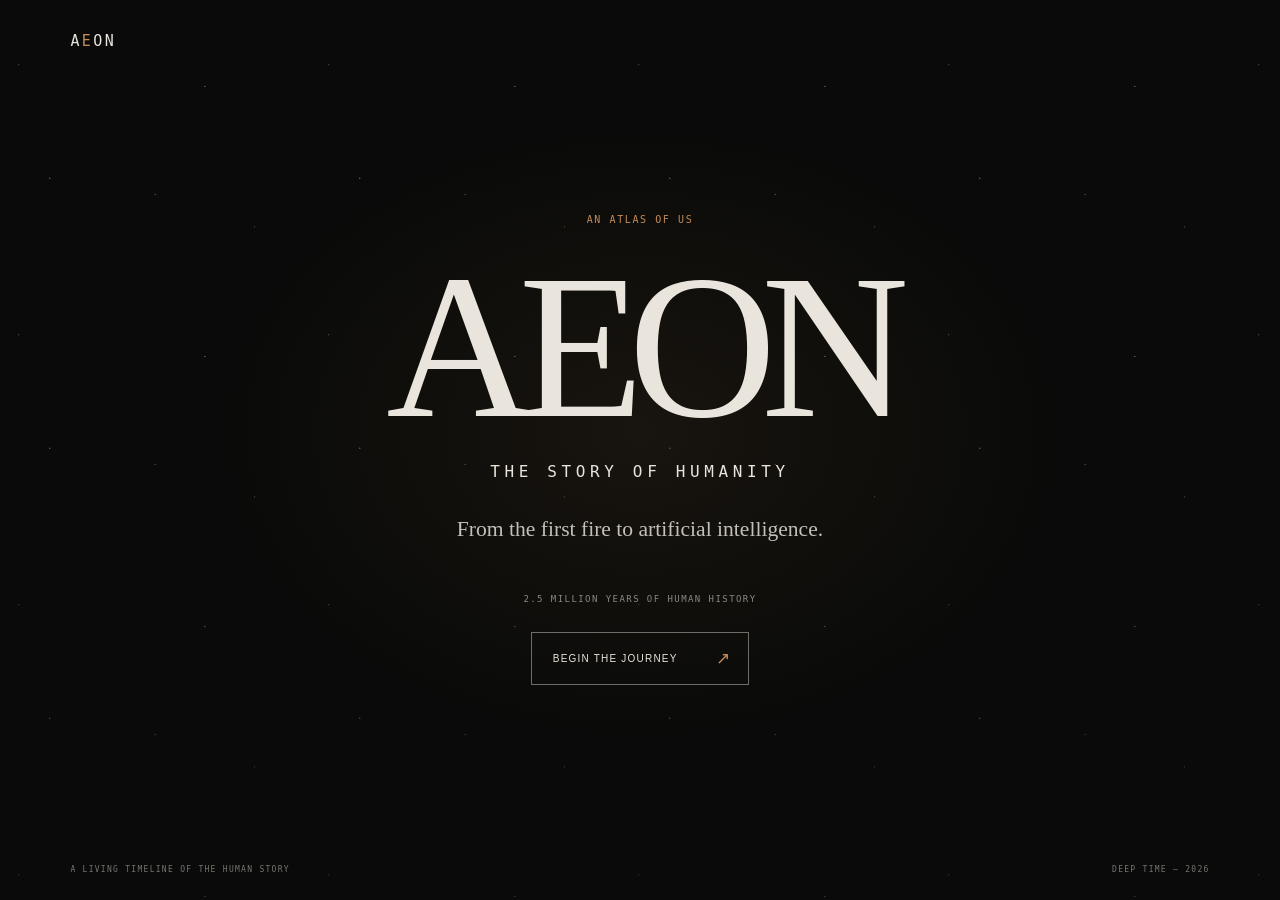
<file: index.html>
<!doctype html>
<html lang="en">
  <head>
    <meta charset="utf-8">
    <meta name="viewport" content="width=device-width, initial-scale=1">
    <meta name="theme-color" content="#090a09">
    <meta name="description" content="A cinematic journey through the story of humanity, from the first fire to artificial intelligence.">
    <meta name="aeon-api-endpoint" content="">
    <title>AEON — The Story of Humanity</title>
    <link rel="icon" href="data:,">
    <link rel="stylesheet" href="css/style.css">
    <link rel="stylesheet" href="css/animation.css">
    <script type="module" src="js/main.js"></script>
  </head>
  <body>
    <main>
      <section class="landing" id="landing" aria-labelledby="hero-title">
        <div class="atmosphere" aria-hidden="true"></div>
        <header class="site-mark"><a href="#landing" aria-label="AEON home">A<span>E</span>ON</a></header>
        <div class="hero-content">
          <p class="eyebrow hero-eyebrow">An atlas of us</p>
          <h1 id="hero-title">AEON</h1>
          <p class="hero-subtitle">THE STORY OF HUMANITY</p>
          <p class="hero-description">From the first fire to artificial intelligence.</p>
          <p class="hero-duration">2.5 MILLION YEARS OF HUMAN HISTORY</p>
          <button class="begin-button" id="begin-journey" type="button">
            <span>Begin the journey</span><span class="button-arrow" aria-hidden="true">↗</span>
          </button>
          <p class="app-error" id="app-error" role="alert" hidden></p>
        </div>
        <p class="hero-footnote">A living timeline of the human story</p>
        <span class="hero-index" aria-hidden="true">DEEP TIME — 2026</span>
      </section>

      <section class="timeline-view" id="timeline-view" aria-labelledby="timeline-heading" hidden>
        <header class="timeline-header">
          <a class="timeline-wordmark" href="#landing" aria-label="Return to AEON landing" tabindex="-1">AEON</a>
          <p class="timeline-kicker">The human story, in moments</p>
          <button class="back-button" id="return-home" type="button">Return to beginning <span aria-hidden="true">↗</span></button>
        </header>
        <div id="timeline-exploration">
          <div class="timeline-intro">
            <p class="eyebrow">A journey through time</p>
            <h2 id="timeline-heading" tabindex="-1">One thing led<br>to another.</h2>
            <p class="timeline-help">Select a moment to enter its story.</p>
            <button class="ask-aeon-entry" id="open-explorer" type="button">Ask AEON <span aria-hidden="true">↗</span></button>
          </div>
          <nav class="era-navigation" id="era-navigation" aria-label="Navigate historical eras"></nav>
          <p class="timeline-status" id="timeline-status" aria-live="polite">Loading historical moments…</p>
          <div class="timeline-shell" id="timeline-shell">
            <div class="timeline-track" id="timeline-track" role="group" aria-label="Human history timeline"></div>
          </div>
        </div>
        <section class="historical-explorer" id="historical-explorer" aria-labelledby="explorer-heading" hidden>
          <header class="explorer-header">
            <div>
              <p class="eyebrow">A question across time</p>
              <h2 id="explorer-heading" tabindex="-1">Ask AEON</h2>
              <p class="explorer-intro">Explore the history recorded in AEON’s milestones and connections.</p>
            </div>
            <button class="explorer-return" id="explorer-return" type="button">Return to timeline <span aria-hidden="true">↗</span></button>
          </header>
          <form class="explorer-form" id="explorer-form" aria-describedby="explorer-privacy-note">
            <label for="explorer-question">Your historical question</label>
            <p class="explorer-privacy-note" id="explorer-privacy-note">For some connection questions, an optional AI explanation sends your question and selected public AEON evidence to AEON's server and OpenAI. Provider data handling follows its terms.</p>
            <div class="explorer-input-row">
              <input id="explorer-question" name="question" type="search" maxlength="240" autocomplete="off" placeholder="Ask about an event, era, or connection…" required>
              <button class="explorer-submit" type="submit">Explore <span aria-hidden="true">↗</span></button>
            </div>
          </form>
          <div class="explorer-examples" aria-label="Example questions">
            <span>Begin with</span>
            <button type="button" data-explorer-example="What caused the Western Roman Empire?">What caused Rome’s western empire to end?</button>
            <button type="button" data-explorer-example="What came after the printing press?">What came after the printing press?</button>
            <button type="button" data-explorer-example="How did the internet lead to the World Wide Web?">Trace the Internet to the Web</button>
          </div>
          <p class="explorer-status" id="explorer-status" role="status" aria-live="polite"></p>
          <article class="explorer-result" id="explorer-result" aria-labelledby="explorer-result-heading" aria-live="polite" hidden>
            <p class="eyebrow" id="explorer-result-type"></p>
            <h3 id="explorer-result-heading"></h3>
            <p class="explorer-short-answer" id="explorer-short-answer"></p>
            <div class="explorer-statements" id="explorer-statements" hidden></div>
            <ol class="explorer-path" id="explorer-path" aria-label="Relationship path" hidden></ol>
            <div class="explorer-evidence" id="explorer-evidence"></div>
            <div class="explorer-actions">
              <button class="explorer-graph-action" id="explorer-open-graph" type="button" hidden>Explore connection in graph <span aria-hidden="true">↗</span></button>
              <p class="explorer-scope" id="explorer-scope"></p>
            </div>
          </article>
        </section>
        <section class="history-graph" id="history-graph-view" aria-labelledby="history-graph-heading" hidden>
          <header class="graph-header">
            <div>
              <p class="eyebrow">A history of connections</p>
              <h2 id="history-graph-heading" tabindex="-1">Explore the network</h2>
              <p class="graph-root-caption">Centered on <strong id="graph-root-label"></strong></p>
            </div>
            <button class="graph-return" id="graph-return-timeline" type="button">Return to timeline <span aria-hidden="true">↗</span></button>
          </header>
          <div class="graph-controls" aria-label="History graph controls">
            <fieldset class="graph-filters">
              <legend>Show relationships</legend>
              <label><input type="checkbox" data-relationship-filter value="CAUSES" checked> Causes</label>
              <label><input type="checkbox" data-relationship-filter value="RELATED_TO" checked> Related</label>
            </fieldset>
            <label class="graph-depth-control" for="graph-depth">Neighborhood
              <select id="graph-depth">
                <option value="1">Nearby</option>
                <option value="2">Expanded</option>
                <option value="3">Wider context</option>
              </select>
            </label>
            <div class="graph-zoom-controls" role="group" aria-label="Graph zoom">
              <button id="graph-zoom-in" type="button" aria-label="Zoom in">+</button>
              <button id="graph-zoom-out" type="button" aria-label="Zoom out">−</button>
              <button id="graph-zoom-reset" type="button" aria-label="Reset graph view">Reset</button>
            </div>
          </div>
          <p class="graph-status" id="graph-status" aria-live="polite"></p>
          <div class="graph-error" id="graph-error" role="alert" hidden>
            <p data-graph-error-message></p>
            <button id="graph-retry" type="button">Retry connections</button>
            <p>You can return to the timeline while connections are unavailable.</p>
          </div>
          <div class="graph-stage" id="graph-svg-stage">
            <div class="graph-svg-wrap" id="graph-svg-wrap">
              <div class="graph-zones" aria-hidden="true">
                <span class="graph-zone graph-zone--precursors">Causal precursors</span>
                <span class="graph-zone graph-zone--outcomes">Causal outcomes</span>
                <span class="graph-zone graph-zone--context">Contextual links</span>
              </div>
              <svg id="history-graph-svg" role="group" aria-labelledby="history-graph-heading" aria-describedby="graph-instructions">
                <desc id="graph-instructions">Select a node to view its event details. Use arrow keys to move between nearby nodes. Use the controls to expand a branch, change the root, or adjust the view.</desc>
                <defs>
                  <marker id="graph-cause-arrow" viewBox="0 0 10 10" refX="8" refY="5" markerWidth="9" markerHeight="9" orient="auto-start-reverse">
                    <path d="M 0 0 L 10 5 L 0 10 z"></path>
                  </marker>
                </defs>
                <g id="graph-world">
                  <g id="graph-edges"></g>
                  <g id="graph-nodes"></g>
                </g>
              </svg>
            </div>
            <div class="graph-mobile-list" id="graph-mobile-list" aria-label="Connected events"></div>
            <div class="graph-node-actions" id="graph-node-actions" hidden>
              <button id="graph-expand" type="button" aria-expanded="false">Expand connections</button>
              <button id="graph-set-root" type="button">Make this the center</button>
            </div>
          </div>
          <p class="graph-edge-info" id="graph-edge-info" aria-live="polite" hidden></p>
          <p class="graph-legend"><span class="legend-causes">CAUSES →</span> Contributes to <span class="legend-related">RELATED TO ···</span> Contextual connection</p>
          <p class="sr-only" id="graph-announcement" aria-live="polite"></p>
        </section>
        <aside class="event-detail" id="event-detail" aria-labelledby="detail-title" aria-live="polite" hidden>
          <div class="detail-heading">
            <div class="detail-meta"><span id="detail-year"></span><span class="detail-rule"></span><span id="detail-era"></span></div>
            <button class="detail-close" id="detail-close" type="button" aria-label="Close event details">Close <span aria-hidden="true">×</span></button>
          </div>
          <h3 id="detail-title"></h3>
          <p class="detail-description" id="detail-description"></p>
          <p class="detail-importance"><span>Historical significance</span><strong id="detail-importance"></strong></p>
          <button class="explore-connections" id="open-history-graph" type="button" hidden>Explore connections <span aria-hidden="true">↗</span></button>
          <div class="relationship-section" id="relationship-section" hidden>
            <h4>In relation</h4>
            <ul id="relationship-list"></ul>
          </div>
        </aside>
        <footer class="timeline-footer"><span>AEON — THE STORY OF HUMANITY</span><span>FROM DEEP TIME TO 2026</span></footer>
      </section>
    </main>
  </body>
</html>
</file>
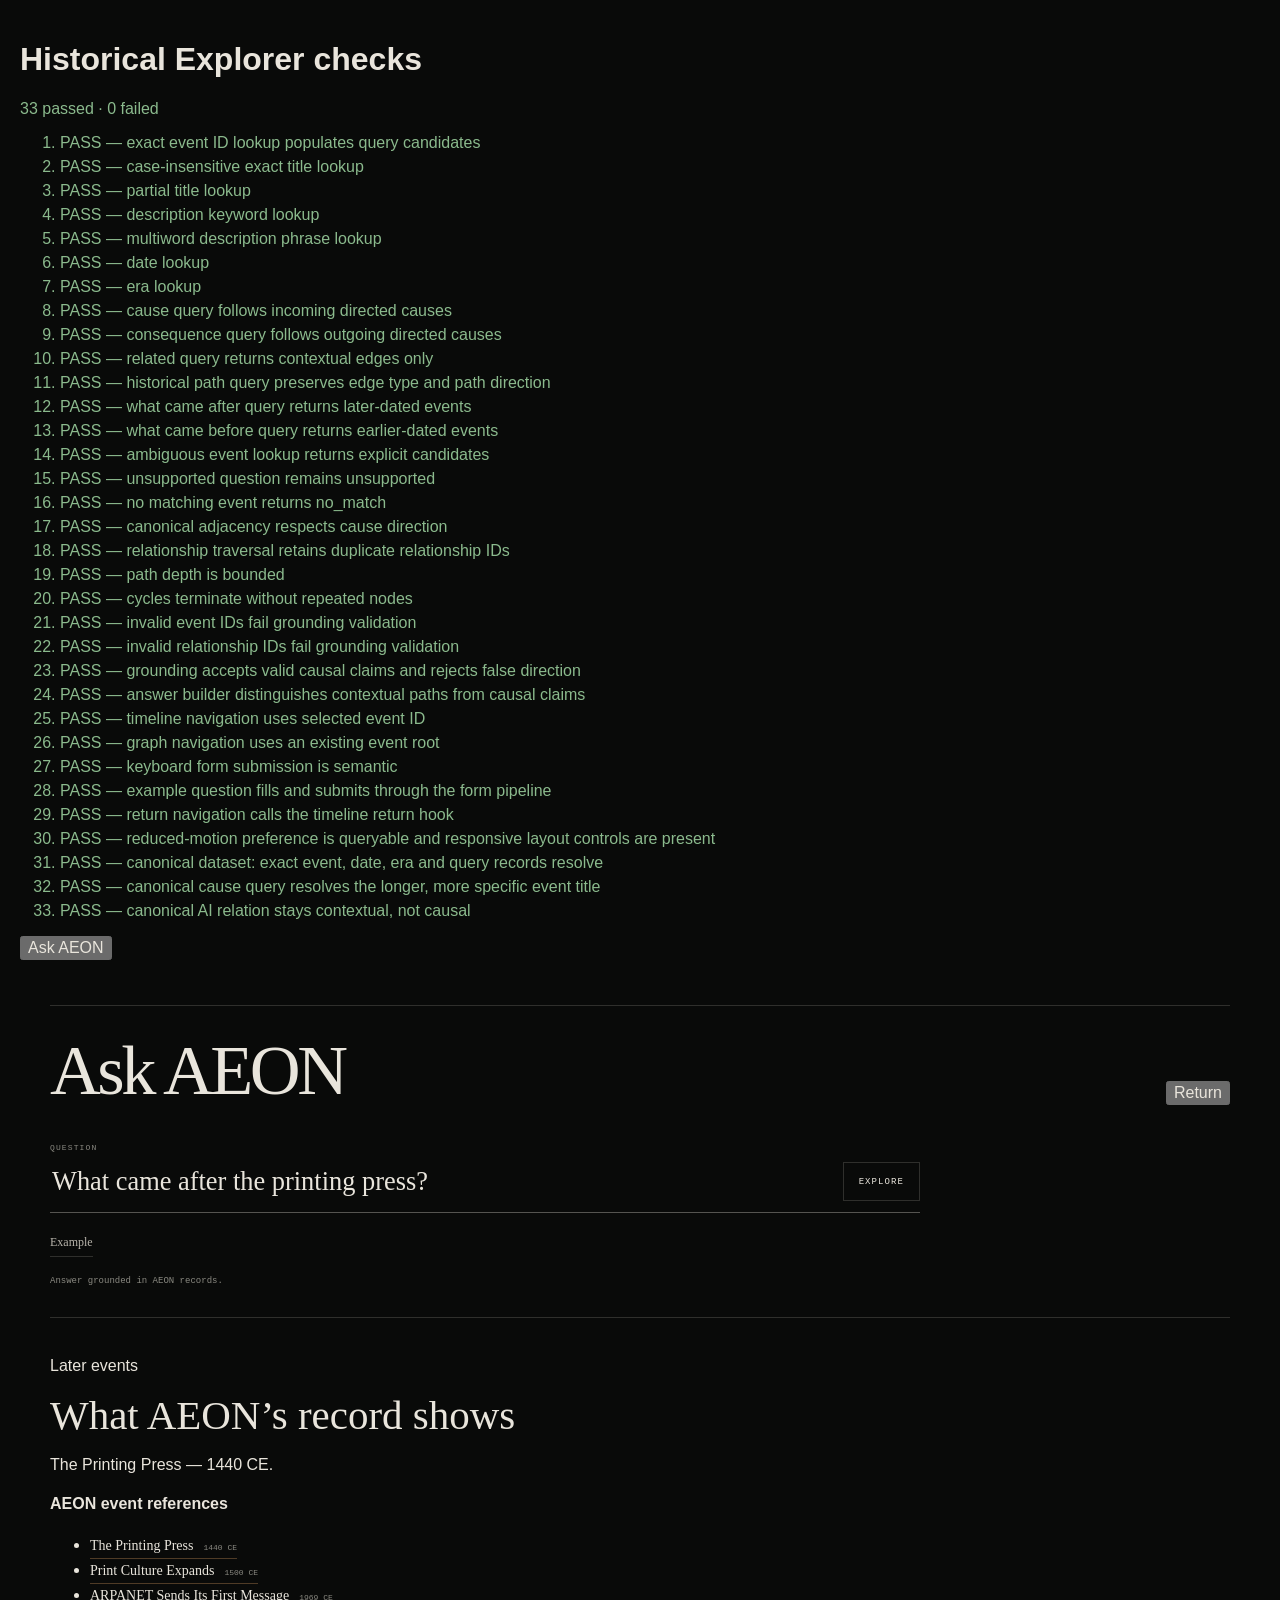
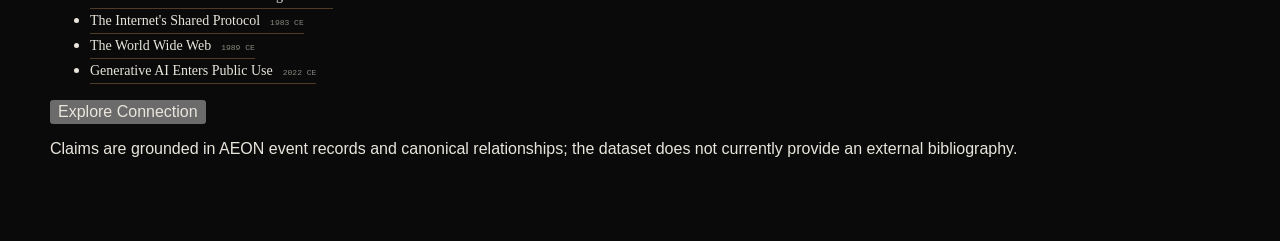
<file: tests/historical-explorer.html>
<!doctype html>
<html lang="en">
  <head>
    <meta charset="utf-8">
    <meta name="viewport" content="width=device-width, initial-scale=1">
    <title>AEON Historical Explorer tests</title>
    <link rel="stylesheet" href="../css/style.css">
    <link rel="stylesheet" href="../css/animation.css">
    <style>
      body { padding: 20px; }
      #test-results { display: grid; gap: 6px; }
      [data-status="pass"] { color: #8bba8d; }
      [data-status="fail"] { color: #e58a70; }
      #history-graph-heading, #explorer-heading { margin: 0; }
    </style>
  </head>
  <body>
    <main>
      <h1>Historical Explorer checks</h1>
      <p id="test-summary" role="status">Running…</p>
      <ol id="test-results"></ol>
      <button id="open-explorer" type="button">Ask AEON</button>
      <section class="historical-explorer" id="historical-explorer" aria-labelledby="explorer-heading" hidden>
        <header class="explorer-header"><div><h2 id="explorer-heading" tabindex="-1">Ask AEON</h2></div><button id="explorer-return" type="button">Return</button></header>
        <form class="explorer-form" id="explorer-form"><label for="explorer-question">Question</label><div class="explorer-input-row"><input id="explorer-question" name="question" required><button class="explorer-submit" type="submit">Explore</button></div></form>
        <div class="explorer-examples"><button type="button" data-explorer-example="What came after the printing press?">Example</button></div>
        <p class="explorer-status" id="explorer-status" role="status" aria-live="polite"></p>
        <article class="explorer-result" id="explorer-result" hidden><p id="explorer-result-type"></p><h3 id="explorer-result-heading"></h3><p id="explorer-short-answer"></p><div class="explorer-statements" id="explorer-statements" hidden></div><ol id="explorer-path" hidden></ol><div id="explorer-evidence"></div><div><button id="explorer-open-graph" type="button" hidden>Explore Connection</button><p id="explorer-scope"></p></div></article>
      </section>
      <div id="timeline-return-target" hidden></div>
    </main>
    <script type="module" src="./historical-explorer.test.js"></script>
  </body>
</html>
</file>
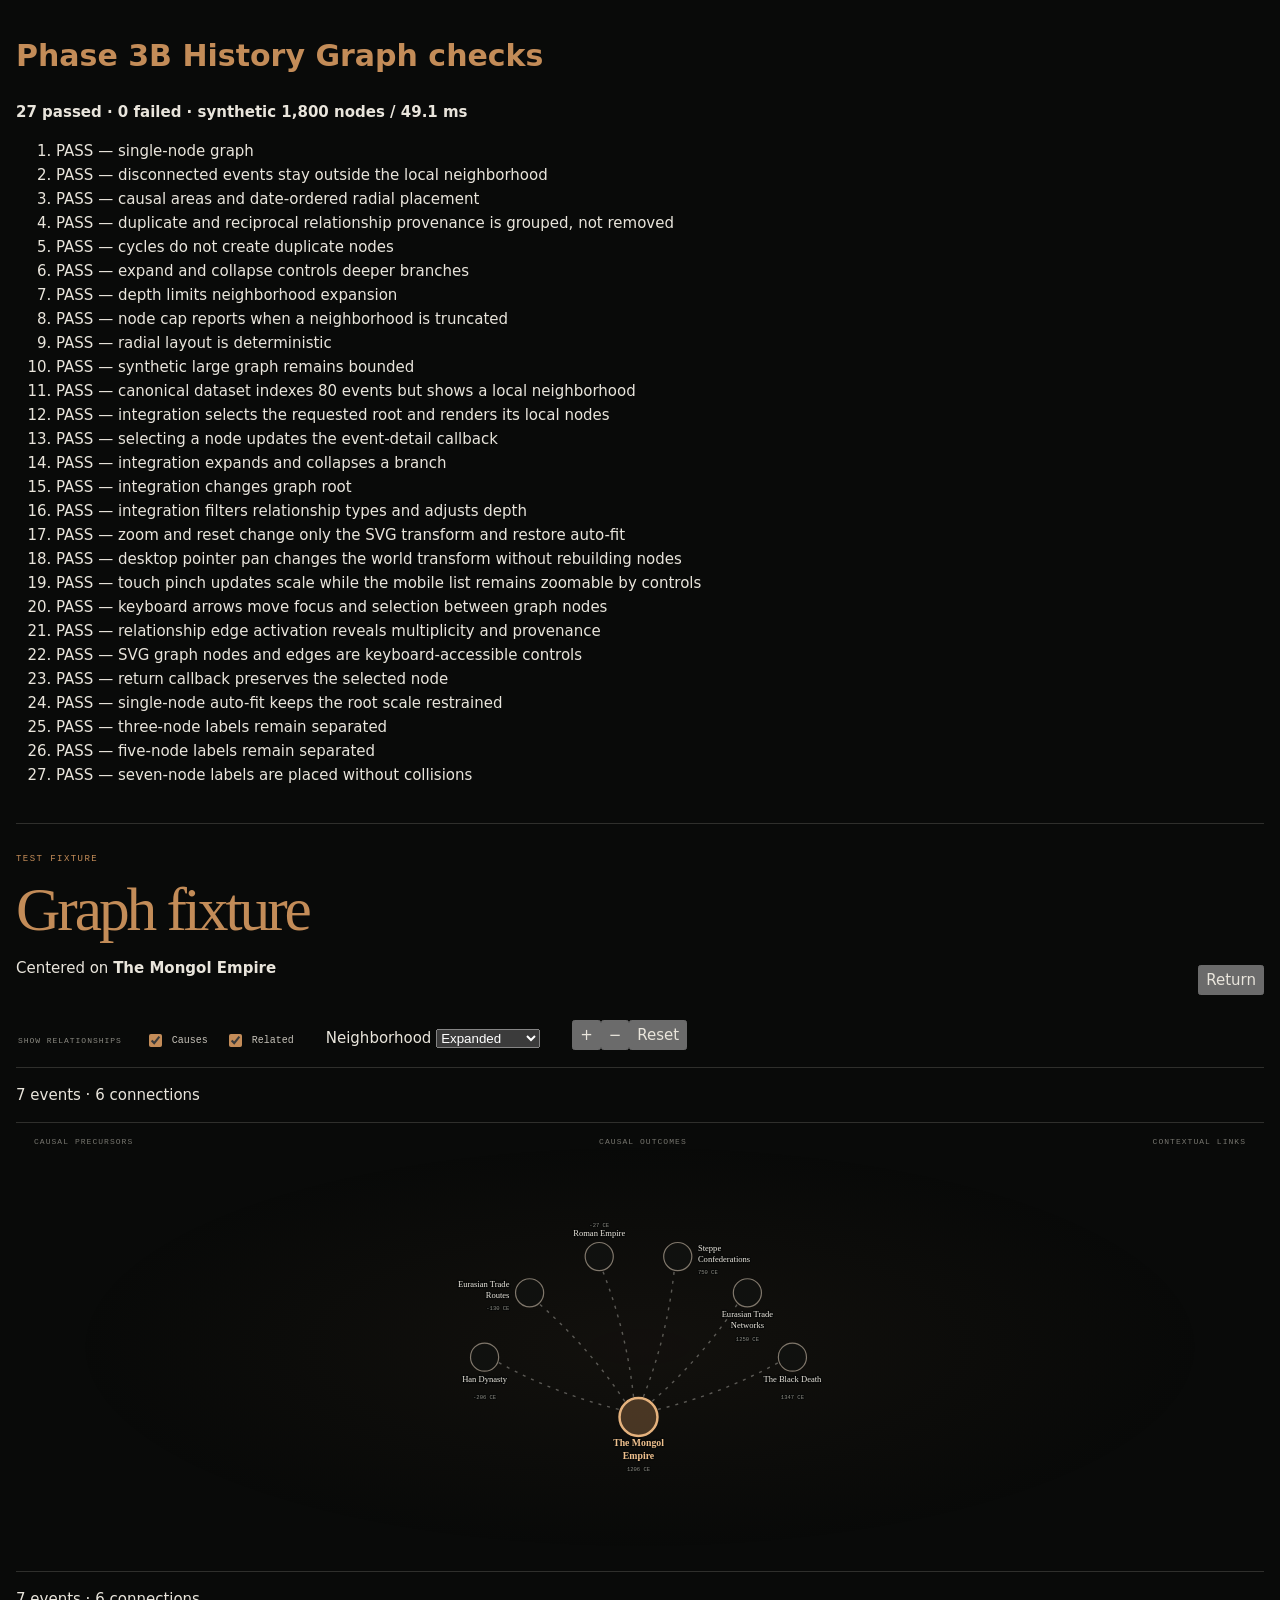
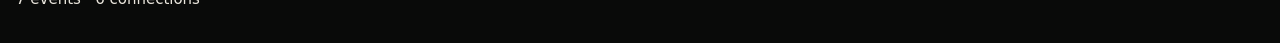
<file: tests/history-graph.html>
<!doctype html>
<html lang="en">
  <head>
    <meta charset="utf-8">
    <meta name="viewport" content="width=device-width, initial-scale=1">
    <title>AEON history graph checks</title>
    <link rel="icon" href="data:,">
    <link rel="stylesheet" href="../css/style.css">
    <link rel="stylesheet" href="../css/animation.css">
    <style>
      body { max-width: 80rem; margin: 2rem auto; padding: 0 1rem; background: #090a09; color: #e9e5dc; font: 15px/1.6 system-ui, sans-serif; }
      h1, h2 { color: #c38c58; }
      #test-summary { font-weight: 700; }
      #test-results [data-status="fail"] { color: #ff9b82; }
      #history-graph-view { display: block; }
      #graph-svg-stage { min-height: 400px; height: 50vh; }
    </style>
    <script type="module" src="./history-graph.test.js"></script>
  </head>
  <body>
    <h1>Phase 3B History Graph checks</h1>
    <p id="test-summary" aria-live="polite">Running tests…</p>
    <ol id="test-results"></ol>
    <section class="history-graph" id="history-graph-view" aria-labelledby="history-graph-heading">
      <header class="graph-header">
        <div><p class="eyebrow">Test fixture</p><h2 id="history-graph-heading" tabindex="-1">Graph fixture</h2><p>Centered on <strong id="graph-root-label"></strong></p></div>
        <button id="graph-return-timeline" type="button">Return</button>
      </header>
      <div class="graph-controls">
        <fieldset class="graph-filters">
          <legend>Show relationships</legend>
          <label><input type="checkbox" data-relationship-filter value="CAUSES" checked> Causes</label>
          <label><input type="checkbox" data-relationship-filter value="RELATED_TO" checked> Related</label>
        </fieldset>
        <label for="graph-depth">Neighborhood
          <select id="graph-depth"><option value="1">Nearby</option><option value="2">Expanded</option><option value="3">Wider context</option></select>
        </label>
        <div><button id="graph-zoom-in" type="button">+</button><button id="graph-zoom-out" type="button">−</button><button id="graph-zoom-reset" type="button">Reset</button></div>
      </div>
      <p id="graph-status" aria-live="polite"></p>
      <div class="graph-error" id="graph-error" role="alert" hidden><p data-graph-error-message></p><button id="graph-retry" type="button">Retry</button></div>
      <div class="graph-stage" id="graph-svg-stage">
        <div class="graph-svg-wrap"><div class="graph-zones"><span>Causal precursors</span><span>Causal outcomes</span><span>Contextual links</span></div>
          <svg id="history-graph-svg" role="group" aria-labelledby="history-graph-heading" aria-describedby="graph-instructions">
            <title>Test graph</title><desc id="graph-instructions">Test graph interactions.</desc>
            <defs><marker id="graph-cause-arrow"><path d="M 0 0 L 10 5 L 0 10 z"></path></marker></defs>
            <g id="graph-world"><g id="graph-edges"></g><g id="graph-nodes"></g></g>
          </svg>
        </div>
        <div class="graph-mobile-list" id="graph-mobile-list"></div>
        <div class="graph-node-actions" id="graph-node-actions" hidden><button id="graph-expand" type="button" aria-expanded="false">Expand</button><button id="graph-set-root" type="button">Make root</button></div>
      </div>
      <p id="graph-edge-info" aria-live="polite" hidden></p><p id="graph-announcement" aria-live="polite"></p>
    </section>
  </body>
</html>
</file>
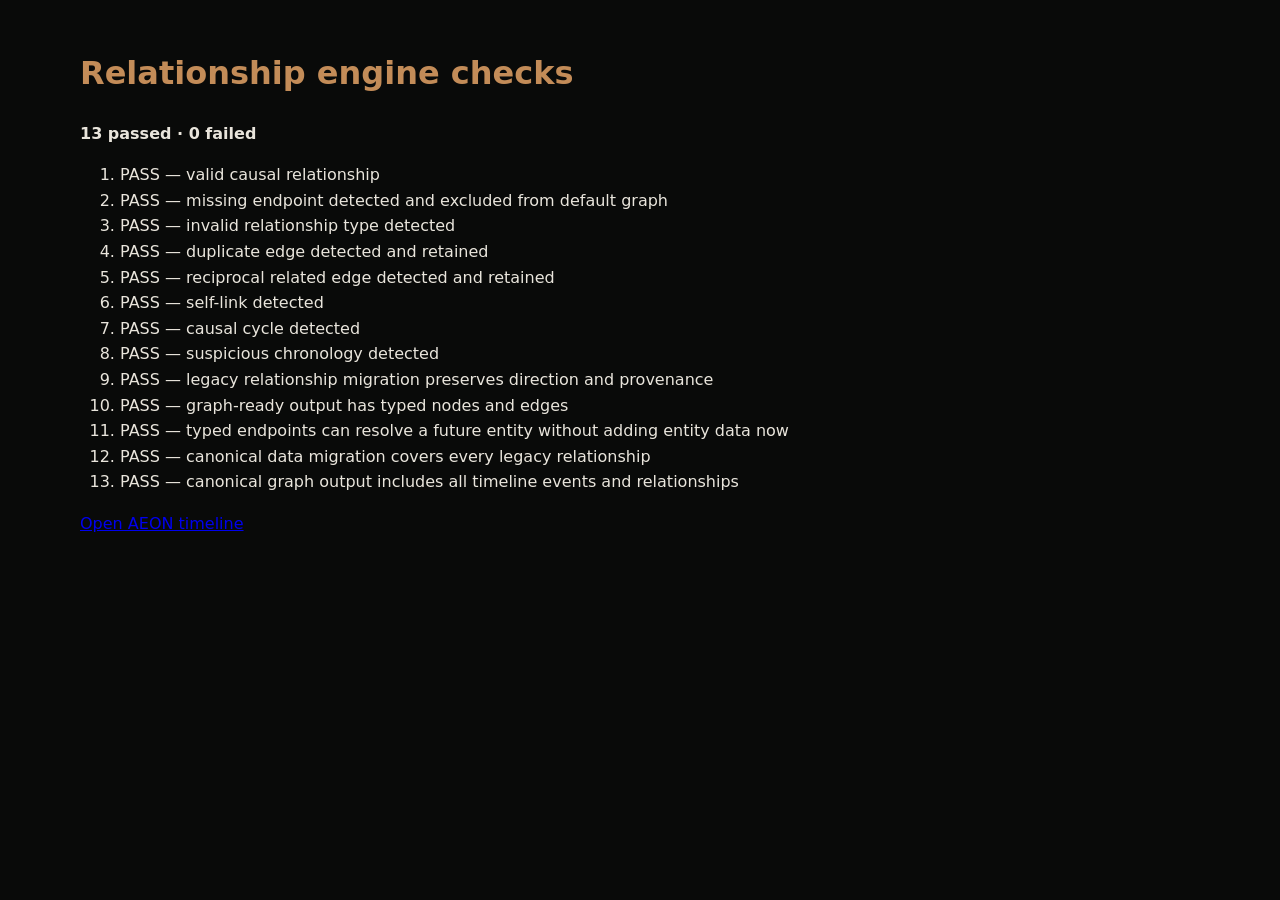
<file: tests/relationship-engine.html>
<!doctype html>
<html lang="en">
  <head>
    <meta charset="utf-8">
    <meta name="viewport" content="width=device-width, initial-scale=1">
    <title>AEON relationship engine checks</title>
    <style>
      body { max-width: 70rem; margin: 3rem auto; padding: 0 1.5rem; background: #090a09; color: #e9e5dc; font: 16px/1.6 system-ui, sans-serif; }
      h1 { color: #c38c58; }
      li[data-status="fail"] { color: #ff9b82; }
      #summary { font-weight: 700; }
    </style>
    <script type="module" src="./relationship-engine.test.js"></script>
  </head>
  <body>
    <h1>Relationship engine checks</h1>
    <p id="summary" aria-live="polite">Running…</p>
    <ol id="results"></ol>
    <p><a href="../index.html">Open AEON timeline</a></p>
  </body>
</html>
</file>
<file: css/style.css>
:root {
  color-scheme: dark;
  --ink: #090a09;
  --paper: #e9e5dc;
  --muted: #8a8981;
  --faint: #77766f;
  --ember: #c38c58;
  --line: rgba(233, 229, 220, .17);
  --serif: 'Playfair Display', Georgia, serif;
  --sans: 'DM Sans', Arial, sans-serif;
  --mono: 'DM Mono', Consolas, monospace;
}

* { box-sizing: border-box; }
html { scroll-behavior: smooth; background: var(--ink); }
body { margin: 0; background: var(--ink); color: var(--paper); font-family: var(--sans); -webkit-font-smoothing: antialiased; }
button, a { color: inherit; font: inherit; }
button { cursor: pointer; }
button:disabled { cursor: not-allowed; opacity: .65; }
button:focus-visible, a:focus-visible { outline: 1px solid var(--ember); outline-offset: 6px; }
[hidden] { display: none !important; }

.landing { position: relative; display: grid; min-height: 100svh; grid-template-rows: auto 1fr auto; overflow: hidden; padding: 32px 5.5vw 26px; isolation: isolate; }
.landing::before { position: absolute; z-index: -1; inset: 0; content: ''; background: radial-gradient(ellipse at 50% 48%, rgba(104, 72, 44, .16), transparent 48%), linear-gradient(180deg, rgba(9, 10, 9, .12), transparent 35%, rgba(9, 10, 9, .44)); }
.atmosphere { position: absolute; z-index: -2; inset: -15%; opacity: .38; background-image: radial-gradient(1px 1px at 12% 22%, #d5b28d 40%, transparent), radial-gradient(1px 1px at 78% 16%, #e9e5dc 40%, transparent), radial-gradient(1px 1px at 68% 74%, #c38c58 40%, transparent), radial-gradient(1px 1px at 28% 82%, #e9e5dc 40%, transparent), radial-gradient(1px 1px at 44% 34%, #c38c58 40%, transparent); background-size: 310px 270px; animation: atmosphere-drift 45s linear infinite; }
.site-mark { z-index: 1; }
.site-mark a, .timeline-wordmark { text-decoration: none; font: 500 15px var(--mono); letter-spacing: .16em; }
.site-mark a span { color: var(--ember); }
.hero-content { align-self: center; justify-self: center; width: min(100%, 860px); text-align: center; padding: 5rem 0 6rem; }
.eyebrow, .hero-duration, .hero-footnote, .hero-index, .timeline-kicker, .detail-meta, .timeline-footer { font-family: var(--mono); text-transform: uppercase; letter-spacing: .16em; }
.hero-eyebrow { margin: 0 0 2.1rem; color: var(--ember); font-size: 10px; }
.hero-content h1 { margin: 0; font: 400 clamp(5.5rem, 16vw, 13.5rem)/.86 var(--serif); letter-spacing: -.075em; }
.hero-subtitle { margin: 1.65rem 0 0; font: 400 clamp(.75rem, 1.35vw, 1rem) var(--mono); letter-spacing: .29em; }
.hero-description { margin: 2.25rem 0 0; color: #c3c0b8; font: 400 clamp(1rem, 2vw, 1.35rem) var(--serif); }
.hero-duration { margin: 3.25rem 0 1.75rem; color: var(--muted); font-size: 9px; }
.begin-button { display: inline-flex; align-items: center; gap: 2.4rem; border: 1px solid rgba(233, 229, 220, .44); background: transparent; padding: 15px 17px 15px 21px; color: var(--paper); font-size: 10px; letter-spacing: .12em; text-transform: uppercase; transition: border-color .25s ease, background .25s ease, transform .25s ease; }
.begin-button:hover { transform: translateY(-2px); border-color: var(--ember); background: rgba(195, 140, 88, .08); }
.button-arrow { color: var(--ember); font-size: 17px; }
.hero-footnote, .hero-index { margin: 0; color: var(--faint); font-size: 8px; }
.hero-index { position: absolute; right: 5.5vw; bottom: 26px; }

.timeline-view { min-height: 100svh; padding: 30px 5.5vw 24px; animation: view-arrive .8s cubic-bezier(.2,.7,.2,1) both; }
.timeline-header { display: flex; align-items: center; justify-content: space-between; gap: 1rem; border-bottom: 1px solid var(--line); padding-bottom: 21px; }
.timeline-wordmark { letter-spacing: .17em; }
.timeline-kicker { margin: 0; color: var(--muted); font-size: 8px; }
.back-button { border: 0; background: transparent; color: #bbb8b0; font-size: 10px; letter-spacing: .06em; }
.back-button span { margin-left: 8px; color: var(--ember); }
.timeline-intro { display: grid; grid-template-columns: 1fr 1fr; align-items: end; max-width: 1200px; margin: 7vh auto 5vh; }
.timeline-intro .eyebrow { grid-column: 1 / -1; margin: 0 0 1rem; color: var(--ember); font-size: 9px; }
.timeline-intro h2 { margin: 0; font: 400 clamp(3rem, 6vw, 6rem)/.98 var(--serif); letter-spacing: -.055em; }
.timeline-help { justify-self: end; margin: 0 0 8px; color: var(--muted); font: 400 14px var(--serif); }
.era-navigation { display: flex; gap: 0; overflow-x: auto; border-top: 1px solid var(--line); border-bottom: 1px solid var(--line); scrollbar-width: thin; scrollbar-color: #51463b transparent; }
.era-button { position: relative; display: grid; flex: 1 0 150px; gap: 8px; min-height: 86px; padding: 15px 17px 13px 0; border: 0; background: transparent; text-align: left; }
.era-button + .era-button { padding-left: 17px; border-left: 1px solid rgba(233, 229, 220, .09); }
.era-name { color: #c8c5bd; font: 400 14px var(--serif); transition: color .2s ease; }
.era-range { color: var(--faint); font: 8px var(--mono); white-space: nowrap; }
.era-count { position: absolute; top: 15px; right: 14px; color: var(--faint); font: 8px var(--mono); }
.era-button:hover .era-name, .era-button[aria-pressed="true"] .era-name { color: var(--ember); }
.era-button[aria-pressed="true"]::after { position: absolute; right: 14px; bottom: -1px; left: 0; height: 2px; background: var(--ember); content: ''; }
.era-button + .era-button[aria-pressed="true"]::after { left: 17px; }
.timeline-status { margin: 16px 0 0; color: var(--muted); font: 9px var(--mono); letter-spacing: .09em; }
.timeline-shell { overflow-x: auto; padding: 26px 24px 30px; scroll-padding-inline-start: 24px; scrollbar-color: #51463b transparent; scrollbar-width: thin; }
.timeline-track { position: relative; display: grid; grid-auto-columns: minmax(124px, 1fr); grid-auto-flow: column; min-width: max(100%, 1900px); padding: 0 0 0; }
.timeline-track::before { position: absolute; top: 11px; right: 0; left: 0; height: 1px; content: ''; background: linear-gradient(90deg, rgba(195,140,88,.7), var(--line) 80%); }
.timeline-moment { position: relative; min-height: 114px; padding: 30px 12px 0 0; border: 0; background: none; text-align: left; }
.timeline-moment::before { position: absolute; top: 5px; left: 0; width: 12px; height: 12px; border: 1px solid #77756d; border-radius: 50%; background: var(--ink); content: ''; transition: background .2s ease, border-color .2s ease, transform .2s ease; }
.timeline-moment:hover::before, .timeline-moment[aria-pressed="true"]::before { transform: scale(1.18); border-color: var(--ember); background: var(--ember); }
.moment-year { display: block; margin-bottom: 9px; color: var(--muted); font: 9px var(--mono); }
.moment-title { display: block; max-width: 115px; color: #dedbd3; font: 400 14px/1.35 var(--serif); }
.timeline-moment[aria-pressed="true"] .moment-title { color: var(--ember); }
.event-detail { display: grid; grid-template-columns: minmax(160px, .8fr) 1.2fr 1.5fr; align-items: start; gap: 2rem; max-width: 1200px; margin: 4vh auto 0; border-top: 1px solid var(--line); padding: 25px 0 5vh; }
.event-detail.is-open { animation: detail-arrive .35s ease both; }
.detail-heading { display: flex; grid-column: 1 / -1; align-items: center; justify-content: space-between; }
.detail-meta { display: flex; align-items: center; gap: 12px; color: var(--ember); font-size: 8px; line-height: 1.5; }
.detail-rule { width: 23px; height: 1px; background: var(--line); }
.detail-close { border: 0; background: transparent; color: var(--muted); font: 9px var(--mono); letter-spacing: .08em; text-transform: uppercase; }
.detail-close span { margin-left: 6px; color: var(--ember); font-size: 16px; vertical-align: -1px; }
.event-detail h3 { margin: -5px 0 0; font: 400 clamp(1.6rem, 3vw, 2.6rem)/1.15 var(--serif); }
.detail-description { max-width: 440px; margin: 1px 0 0; color: #aaa79f; font: 400 14px/1.7 var(--serif); }
.detail-importance { grid-column: 2 / -1; margin: -1rem 0 0; color: var(--muted); font: 9px var(--mono); letter-spacing: .08em; text-transform: uppercase; }
.detail-importance strong { margin-left: 12px; color: var(--paper); font-weight: 400; }
.relationship-section { grid-column: 2 / -1; margin-top: -.5rem; }
.relationship-section h4 { margin: 0 0 11px; color: var(--muted); font: 8px var(--mono); letter-spacing: .16em; text-transform: uppercase; }
.relationship-section ul { display: flex; flex-wrap: wrap; gap: 10px 22px; margin: 0; padding: 0; list-style: none; }
.relationship-section li { display: flex; align-items: baseline; gap: 9px; }
.relationship-type { color: var(--faint); font: 8px var(--mono); text-transform: uppercase; }
.relationship-link { padding: 0; border: 0; border-bottom: 1px solid rgba(195, 140, 88, .45); background: transparent; color: var(--ember); font: 400 14px var(--serif); }
.explore-connections { grid-column: 1 / -1; justify-self: start; padding: 0 0 6px; border: 0; border-bottom: 1px solid rgba(195, 140, 88, .45); background: transparent; color: var(--ember); font: 10px var(--mono); letter-spacing: .1em; text-transform: uppercase; }
.explore-connections span { margin-left: 8px; }
.ask-aeon-entry { justify-self: start; margin-top: 19px; border: 0; border-bottom: 1px solid rgba(195, 140, 88, .5); background: transparent; padding: 0 0 6px; color: var(--ember); font: 9px var(--mono); letter-spacing: .11em; text-transform: uppercase; }
.ask-aeon-entry span, .explorer-return span { margin-left: 9px; color: var(--ember); }
.historical-explorer { max-width: 1180px; margin: 5vh auto 7vh; border-top: 1px solid var(--line); padding-top: 29px; }
.explorer-header { display: flex; align-items: end; justify-content: space-between; gap: 2rem; }
.explorer-header .eyebrow { margin: 0 0 .8rem; color: var(--ember); font-size: 9px; }
.explorer-header h2 { margin: 0; font: 400 clamp(2.7rem, 5.5vw, 5.2rem)/1 var(--serif); letter-spacing: -.05em; }
.explorer-intro { max-width: 520px; margin: 1rem 0 0; color: #aaa79f; font: 15px/1.6 var(--serif); }
.explorer-return { flex: 0 0 auto; border: 1px solid var(--line); background: transparent; padding: 12px 15px; color: var(--paper); font-size: 9px; letter-spacing: .1em; text-transform: uppercase; }
.explorer-form { max-width: 870px; margin: 38px 0 0; }
.explorer-form label { display: block; margin-bottom: 10px; color: var(--muted); font: 8px var(--mono); letter-spacing: .14em; text-transform: uppercase; }
.explorer-input-row { display: flex; gap: 12px; border-bottom: 1px solid rgba(233, 229, 220, .34); padding-bottom: 11px; }
.explorer-input-row input { flex: 1; min-width: 0; border: 0; outline: 0; background: transparent; color: var(--paper); font: 400 clamp(1.1rem, 2.3vw, 1.65rem)/1.4 var(--serif); }
.explorer-input-row input::placeholder { color: var(--faint); opacity: 1; }
.explorer-input-row:focus-within { border-color: var(--ember); }
.explorer-submit { border: 1px solid var(--line); background: transparent; padding: 10px 15px; color: var(--paper); font: 9px var(--mono); letter-spacing: .12em; text-transform: uppercase; }
.explorer-submit span { margin-left: 9px; color: var(--ember); }
.explorer-examples { display: flex; flex-wrap: wrap; gap: 10px 18px; margin-top: 16px; color: var(--faint); font: 8px var(--mono); }
.explorer-examples > span { padding-top: 7px; text-transform: uppercase; letter-spacing: .1em; }
.explorer-examples button { border: 0; border-bottom: 1px solid var(--line); background: transparent; padding: 6px 0; color: #b8b4ab; font: 12px var(--serif); text-align: left; }
.explorer-status { min-height: 1.5em; margin: 19px 0 0; color: var(--muted); font: 9px var(--mono); }
.explorer-result { margin-top: 27px; border-top: 1px solid var(--line); padding-top: 23px; }
.explorer-result .eyebrow { margin: 0 0 9px; color: var(--ember); font-size: 8px; }
.explorer-result h3 { margin: 0; font: 400 clamp(1.8rem, 3.2vw, 2.8rem)/1.2 var(--serif); }
.explorer-short-answer { max-width: 780px; margin: 16px 0; color: #cbc7bf; font: 16px/1.7 var(--serif); }
.explorer-path { display: grid; gap: 0; margin: 22px 0; padding: 0; list-style: none; }
.explorer-path li { display: flex; flex-wrap: wrap; align-items: center; gap: 12px; border-top: 1px solid rgba(233, 229, 220, .08); padding: 13px 0; }
.explorer-relation { flex: 0 0 auto; color: var(--ember); font: 8px var(--mono); letter-spacing: .08em; }
.explorer-relation--related_to { color: var(--muted); }
.explorer-provenance { color: var(--faint); font: 8px var(--mono); }
.explorer-evidence { margin-top: 24px; }
.explorer-evidence h4 { margin: 0 0 10px; color: var(--muted); font: 8px var(--mono); letter-spacing: .14em; text-transform: uppercase; }
.explorer-evidence ul { display: flex; flex-wrap: wrap; gap: 9px 18px; margin: 0; padding: 0; list-style: none; }
.explorer-event-reference { display: inline-flex; align-items: baseline; gap: 10px; border: 0; border-bottom: 1px solid rgba(195, 140, 88, .38); background: transparent; padding: 4px 0; text-align: left; }
.explorer-event-title { color: var(--paper); font: 14px var(--serif); }
.explorer-event-date { color: var(--muted); font: 8px var(--mono); }
.explorer-actions { display: flex; align-items: start; justify-content: space-between; gap: 2rem; margin-top: 25px; border-top: 1px solid var(--line); padding-top: 17px; }
.explorer-graph-action { border: 1px solid rgba(195, 140, 88, .45); background: transparent; padding: 11px 14px; color: var(--ember); font: 9px var(--mono); letter-spacing: .09em; text-transform: uppercase; }
.explorer-graph-action span { margin-left: 8px; }
.explorer-scope { max-width: 520px; margin: 0; color: var(--faint); font: 10px/1.6 var(--mono); }
.explorer-result:not([hidden]) { animation: detail-arrive .35s ease both; }
.history-graph { margin: 4vh 0 0; border-top: 1px solid var(--line); padding-top: 28px; }
.graph-header { display: flex; align-items: end; justify-content: space-between; gap: 2rem; }
.graph-header .eyebrow { margin: 0 0 .8rem; color: var(--ember); font-size: 9px; }
.graph-header h2 { margin: 0; font: 400 clamp(2.4rem, 4.8vw, 4.8rem)/1 var(--serif); letter-spacing: -.05em; }
.graph-header h2:focus { outline: 1px solid var(--ember); outline-offset: 8px; }
.graph-root-caption { margin: 1rem 0 0; color: var(--muted); font: 400 13px var(--serif); }
.graph-root-caption strong { color: var(--paper); font-weight: 400; }
.graph-return, .graph-node-actions button { border: 1px solid var(--line); background: transparent; padding: 12px 15px; color: var(--paper); font-size: 9px; letter-spacing: .1em; text-transform: uppercase; }
.graph-return span { margin-left: 10px; color: var(--ember); }
.graph-controls { display: flex; align-items: end; gap: 2rem; margin-top: 25px; border-bottom: 1px solid var(--line); padding-bottom: 17px; }
.graph-filters { display: flex; align-items: center; gap: 17px; margin: 0; border: 0; padding: 0; }
.graph-filters legend { float: left; margin-right: 4px; color: var(--muted); font: 8px var(--mono); letter-spacing: .12em; text-transform: uppercase; }
.graph-filters label, .graph-depth-control { display: inline-flex; align-items: center; gap: 7px; color: #c5c1b8; font: 10px var(--mono); }
.graph-filters input { accent-color: var(--ember); }
.graph-depth-control { gap: 10px; color: var(--muted); text-transform: uppercase; }
.graph-depth-control select { border: 1px solid var(--line); background: var(--ink); padding: 8px 25px 8px 9px; color: var(--paper); font: 10px var(--mono); }
.graph-zoom-controls { display: inline-flex; gap: 5px; margin-left: auto; }
.graph-zoom-controls button { min-width: 35px; min-height: 33px; border: 1px solid var(--line); background: transparent; color: var(--paper); font: 13px var(--mono); }
.graph-zoom-controls button:last-child { padding: 0 11px; font-size: 9px; text-transform: uppercase; }
.graph-status { min-height: 1.2em; margin: 12px 0; color: var(--muted); font: 9px var(--mono); letter-spacing: .05em; }
.graph-error { margin: 18px 0; border-left: 2px solid var(--ember); padding: 13px 18px; color: #d6c5b5; font: 14px/1.6 var(--serif); }
.graph-error[hidden] { display: none; }
.graph-error button { border: 0; border-bottom: 1px solid var(--ember); background: transparent; padding: 5px 0; color: var(--ember); font: 9px var(--mono); text-transform: uppercase; }
.graph-stage { position: relative; min-height: 520px; height: min(76vh, 840px); overflow: hidden; border-top: 1px solid var(--line); border-bottom: 1px solid var(--line); background: radial-gradient(ellipse at center, rgba(94, 70, 47, .11), transparent 64%); }
.graph-svg-wrap { position: relative; width: 100%; height: 100%; }
#history-graph-svg { display: block; width: 100%; height: 100%; touch-action: none; cursor: grab; }
#history-graph-svg:active { cursor: grabbing; }
#graph-world { transform-origin: 0 0; }
.graph-zones { position: absolute; z-index: 1; inset: 14px 18px auto; display: flex; justify-content: space-between; pointer-events: none; color: var(--faint); font: 8px var(--mono); letter-spacing: .13em; text-transform: uppercase; }
.graph-zone--context { position: absolute; top: 0; left: 50%; transform: translateX(-50%); }
.graph-edge-line { fill: none; stroke-width: 1.4; vector-effect: non-scaling-stroke; }
.graph-edge--causes .graph-edge-line { stroke: var(--ember); stroke-width: 2; }
.graph-edge--related_to .graph-edge-line { stroke: rgba(233, 229, 220, .35); stroke-dasharray: 3 6; }
.history-graph marker#graph-cause-arrow path { fill: var(--ember); }
.graph-edge-hitarea { fill: none; stroke: transparent; stroke-width: 16; pointer-events: stroke; }
.graph-edge { cursor: pointer; }
.graph-edge:focus-visible .graph-edge-line { stroke-width: 3; }
.graph-edge-count { fill: var(--muted); stroke: var(--ink); stroke-width: 4px; paint-order: stroke; font: 8px var(--mono); }
.graph-node { cursor: pointer; outline: none; }
.graph-node-core { fill: #10110f; stroke: #81786c; stroke-width: 1.2; vector-effect: non-scaling-stroke; transition: fill .18s ease, stroke .18s ease; }
.graph-node--root .graph-node-core { fill: rgba(195, 140, 88, .2); stroke: var(--ember); stroke-width: 2; }
.graph-node.is-selected .graph-node-core, .graph-node:focus-visible .graph-node-core { fill: rgba(195, 140, 88, .32); stroke: #e5b27d; stroke-width: 2.5; }
.graph-node-label { fill: var(--paper); stroke: var(--ink); stroke-width: 4px; stroke-linejoin: round; paint-order: stroke; font: 14px var(--serif); pointer-events: none; }
.graph-node-year { fill: var(--muted); stroke: var(--ink); stroke-width: 3px; stroke-linejoin: round; paint-order: stroke; font: 9px var(--mono); pointer-events: none; }
.graph-node--root .graph-node-label { font-size: 16px; font-weight: 600; }
.graph-node.is-selected .graph-node-label { fill: #f0c18e; }
.graph-mobile-list { display: none; }
.graph-mobile-list[hidden] { display: none; }
.graph-node-actions { display: flex; gap: 9px; padding: 13px 0; }
.graph-node-actions[hidden] { display: none; }
.graph-node-actions button { padding: 9px 12px; font-size: 8px; }
.graph-node-actions button:disabled { opacity: .5; }
.graph-edge-info { margin: 12px 0; border-left: 1px solid var(--ember); padding: 7px 12px; color: #c7c1b7; font: 12px/1.5 var(--mono); }
.graph-legend { display: flex; flex-wrap: wrap; gap: 8px; align-items: center; margin: 14px 0 0; color: var(--muted); font: 9px var(--mono); }
.legend-causes { color: var(--ember); }
.legend-related { margin-left: 12px; color: #b4b0a7; }
.sr-only { position: absolute; width: 1px; height: 1px; overflow: hidden; clip: rect(0, 0, 0, 0); white-space: nowrap; clip-path: inset(50%); }
.timeline-view.is-graph-mode .event-detail { grid-template-columns: minmax(160px, .8fr) 1.2fr 1.5fr; }
.app-error { max-width: 440px; margin: 20px auto 0; color: #d5a17a; font: 13px/1.6 var(--serif); }
.timeline-footer { display: flex; justify-content: space-between; border-top: 1px solid var(--line); padding-top: 17px; color: var(--faint); font-size: 8px; }

@media (max-width: 700px) {
  .landing { width: 100vw; grid-template-columns: minmax(0, 1fr); padding: 25px 7vw 22px; }
  .hero-content { min-width: 0; padding: 4rem 0 5.5rem; }
  .hero-eyebrow { margin-bottom: 1.7rem; }
  .hero-content h1 { font-size: clamp(4rem, 21vw, 6.5rem); }
  .hero-subtitle { margin-top: 1.4rem; letter-spacing: .18em; }
  .hero-description { margin-top: 1.75rem; }
  .hero-duration { margin-top: 2.6rem; font-size: 8px; }
  .hero-index { display: none; }
  .timeline-view { padding: 22px 7vw 20px; }
  .timeline-header { flex-wrap: wrap; }
  .timeline-kicker { order: 3; width: 100%; }
  .back-button { font-size: 9px; }
  .timeline-intro { display: block; margin: 6vh 0 4vh; }
  .timeline-intro h2 { font-size: clamp(3.5rem, 17vw, 5rem); }
  .timeline-help { margin-top: 1.5rem; }
  .ask-aeon-entry { margin-top: 17px; }
  .historical-explorer { margin-top: 4vh; padding-top: 21px; }
  .explorer-header { align-items: start; flex-direction: column; gap: 17px; }
  .explorer-return { align-self: stretch; text-align: left; }
  .explorer-form { margin-top: 28px; }
  .explorer-input-row { align-items: stretch; flex-direction: column; gap: 12px; }
  .explorer-input-row input { min-height: 45px; }
  .explorer-submit { align-self: start; min-height: 42px; }
  .explorer-examples { flex-direction: column; align-items: start; gap: 6px; }
  .explorer-examples > span { padding-top: 0; }
  .explorer-examples button { max-width: 100%; font-size: 13px; }
  .explorer-actions { flex-direction: column; gap: 14px; }
  .explorer-path li { align-items: start; }
  .explorer-provenance { flex-basis: 100%; }
  .era-navigation { margin-right: -7vw; padding-right: 7vw; }
  .era-button { flex-basis: 145px; min-height: 78px; padding-top: 12px; }
  .era-button + .era-button { padding-left: 13px; }
  .era-button[aria-pressed="true"]::after { left: 0; }
  .era-button + .era-button[aria-pressed="true"]::after { left: 13px; }
  .era-count { top: 12px; }
  .timeline-shell { overflow: visible; padding: 0; }
  .timeline-status { margin: 18px 0; }
  .timeline-track { display: block; min-width: 0; margin: 0 0 0 5px; padding: 0 0 2rem 24px; }
  .timeline-track::before { top: 0; bottom: 24px; left: 0; width: 1px; height: auto; background: linear-gradient(180deg, rgba(195,140,88,.8), var(--line) 80%); }
  .timeline-moment { display: block; width: 100%; min-height: 0; padding: 0 0 25px 0; }
  .timeline-moment::before { top: 2px; left: -30px; width: 11px; height: 11px; }
  .moment-year { display: inline-block; min-width: 125px; margin: 0 0 5px; font-size: 8px; }
  .moment-title { display: inline-block; max-width: calc(100% - 135px); margin-left: 10px; font-size: 15px; vertical-align: top; }
  .event-detail { position: fixed; z-index: 5; right: 0; bottom: 0; left: 0; display: block; max-height: 48svh; overflow-y: auto; margin: 0; border-top: 1px solid rgba(195, 140, 88, .55); padding: 20px 7vw calc(20px + env(safe-area-inset-bottom)); background: var(--ink); }
  .detail-heading { margin-bottom: 20px; }
  .event-detail h3 { margin: 0 0 11px; }
  .detail-description { font-size: 15px; }
  .detail-importance, .relationship-section { margin-top: 22px; }
  .timeline-footer { gap: 14px; font-size: 7px; }
  .timeline-footer span:last-child { text-align: right; }
  .timeline-view.is-graph-mode .event-detail { position: static; display: block; max-height: none; overflow: visible; margin-top: 20px; border: 0; border-top: 1px solid var(--line); padding: 20px 0; background: transparent; }
  .history-graph { margin-top: 3vh; padding-top: 22px; }
  .graph-header { align-items: start; flex-direction: column; gap: 16px; }
  .graph-header h2 { font-size: clamp(2.5rem, 12vw, 4rem); }
  .graph-return { align-self: stretch; text-align: left; }
  .graph-controls { align-items: start; flex-direction: column; gap: 16px; }
  .graph-filters { flex-wrap: wrap; gap: 10px 16px; }
  .graph-filters legend { width: 100%; }
  .graph-depth-control { width: 100%; justify-content: space-between; }
  .graph-depth-control select { min-width: 55%; }
  .graph-zoom-controls { margin-left: 0; }
  .graph-stage { height: auto; min-height: 0; overflow: visible; border-bottom: 0; background: none; }
  .graph-svg-wrap { display: none; }
  .graph-mobile-list { display: grid; gap: 19px; font-size: calc(15px * var(--graph-mobile-scale, 1)); }
  .graph-mobile-group { border-left: 1px solid var(--line); padding-left: 16px; }
  .graph-mobile-group h3 { margin: 0 0 10px; color: var(--muted); font: .55em var(--mono); letter-spacing: .15em; text-transform: uppercase; }
  .graph-mobile-group ol { display: grid; gap: 7px; margin: 0; padding: 0; list-style: none; }
  .graph-mobile-connections { border-top: 1px solid var(--line); padding-top: 15px; }
  .graph-mobile-connections h3 { margin: 0 0 10px; color: var(--muted); font: .55em var(--mono); letter-spacing: .15em; text-transform: uppercase; }
  .graph-mobile-connections ol { display: grid; gap: 8px; margin: 0; padding: 0; list-style: none; }
  .graph-mobile-connections details { border-bottom: 1px solid var(--line); padding: 8px 0; }
  .graph-mobile-connections summary { color: #c5c1b8; font: .72em/1.5 var(--mono); cursor: pointer; }
  .graph-mobile-connections ul { margin: 8px 0 0; padding-left: 18px; color: var(--muted); font: .62em/1.5 var(--mono); }
  .graph-mobile-node { display: flex; width: 100%; min-height: 47px; align-items: center; justify-content: space-between; gap: 12px; border: 1px solid var(--line); background: rgba(233, 229, 220, .025); padding: 9px 11px; text-align: left; }
  .graph-mobile-node[aria-pressed="true"] { border-color: var(--ember); }
  .graph-mobile-node-title { color: var(--paper); font: 1em/1.3 var(--serif); }
  .graph-mobile-node-year { flex: 0 0 auto; color: var(--muted); font: .55em var(--mono); text-align: right; }
  .graph-node-actions { flex-wrap: wrap; }
  .graph-node-actions button { flex: 1 1 auto; min-height: 41px; }
  .graph-legend { line-height: 1.6; }
  .graph-zone--context { display: none; }
}

@media (min-width: 701px) and (max-width: 1000px) {
  .graph-stage { height: 64vh; min-height: 450px; }
  .graph-controls { gap: 1rem; }
  .graph-filters { gap: 10px; }
}

@media (prefers-reduced-motion: reduce) {
  *, *::before, *::after { scroll-behavior: auto !important; animation-duration: .01ms !important; animation-iteration-count: 1 !important; transition-duration: .01ms !important; }
  .explorer-result:not([hidden]) { animation: none; }
}

.explorer-privacy-note {
  max-width: 760px;
  margin: 12px 0 16px;
  border-left: 1px solid rgba(195, 140, 88, .42);
  padding-left: 12px;
  color: var(--muted);
  font-size: 12px;
  line-height: 1.65;
}

.explorer-statements {
  display: grid;
  gap: 18px;
  margin: 24px 0;
}
.explorer-statements[hidden] { display: none; }

.explorer-statement {
  border-left: 1px solid var(--line);
  padding: 2px 0 2px 16px;
}

.explorer-statement--dataset_fact { border-color: rgba(195, 140, 88, .58); }
.explorer-statement-kind { margin: 0 0 7px; color: var(--muted); font: 9px var(--mono); letter-spacing: .14em; text-transform: uppercase; }
.explorer-statement-text { max-width: 760px; margin: 0; color: var(--paper); font-size: 16px; line-height: 1.7; }
.explorer-citations { display: flex; flex-wrap: wrap; align-items: center; gap: 7px 12px; margin-top: 11px; }
.explorer-relationship-citations { color: var(--muted); font: 9px/1.5 var(--mono); overflow-wrap: anywhere; }

@media (max-width: 700px) {
  .explorer-privacy-note { font-size: 11px; }
  .explorer-statement-text { font-size: 15px; }
  .explorer-relationship-citations { flex-basis: 100%; }
}
</file>
<file: css/animation.css>
@keyframes atmosphere-drift {
  from { transform: translate3d(0, 0, 0); }
  to { transform: translate3d(22px, -18px, 0); }
}

@keyframes view-arrive {
  from { opacity: 0; transform: translateY(12px); }
  to { opacity: 1; transform: translateY(0); }
}

@keyframes detail-arrive {
  from { opacity: 0; transform: translateY(8px); }
  to { opacity: 1; transform: translateY(0); }
}

@keyframes detail-exit {
  from { opacity: 1; transform: translateY(0); }
  to { opacity: 0; transform: translateY(6px); }
}

.event-detail.is-closing { animation: detail-exit .22s ease both; pointer-events: none; }

.history-graph:not([hidden]) { animation: view-arrive .45s cubic-bezier(.2,.7,.2,1) both; }
.historical-explorer:not([hidden]) { animation: view-arrive .4s cubic-bezier(.2,.7,.2,1) both; }
.graph-node-core, .graph-edge-line { transition: fill .18s ease, stroke .18s ease, opacity .18s ease; }

.landing.is-leaving .hero-content,
.landing.is-leaving .site-mark,
.landing.is-leaving .hero-footnote,
.landing.is-leaving .hero-index {
  opacity: 0;
  transform: translateY(-10px);
  transition: opacity .35s ease, transform .5s ease;
}

.landing.is-leaving .atmosphere { opacity: 0; transition: opacity .7s ease; }

@media (prefers-reduced-motion: reduce) {
  .history-graph:not([hidden]) { animation: none; }
  .historical-explorer:not([hidden]) { animation: none; }
  .graph-node-core, .graph-edge-line { transition: none; }
}
</file>
